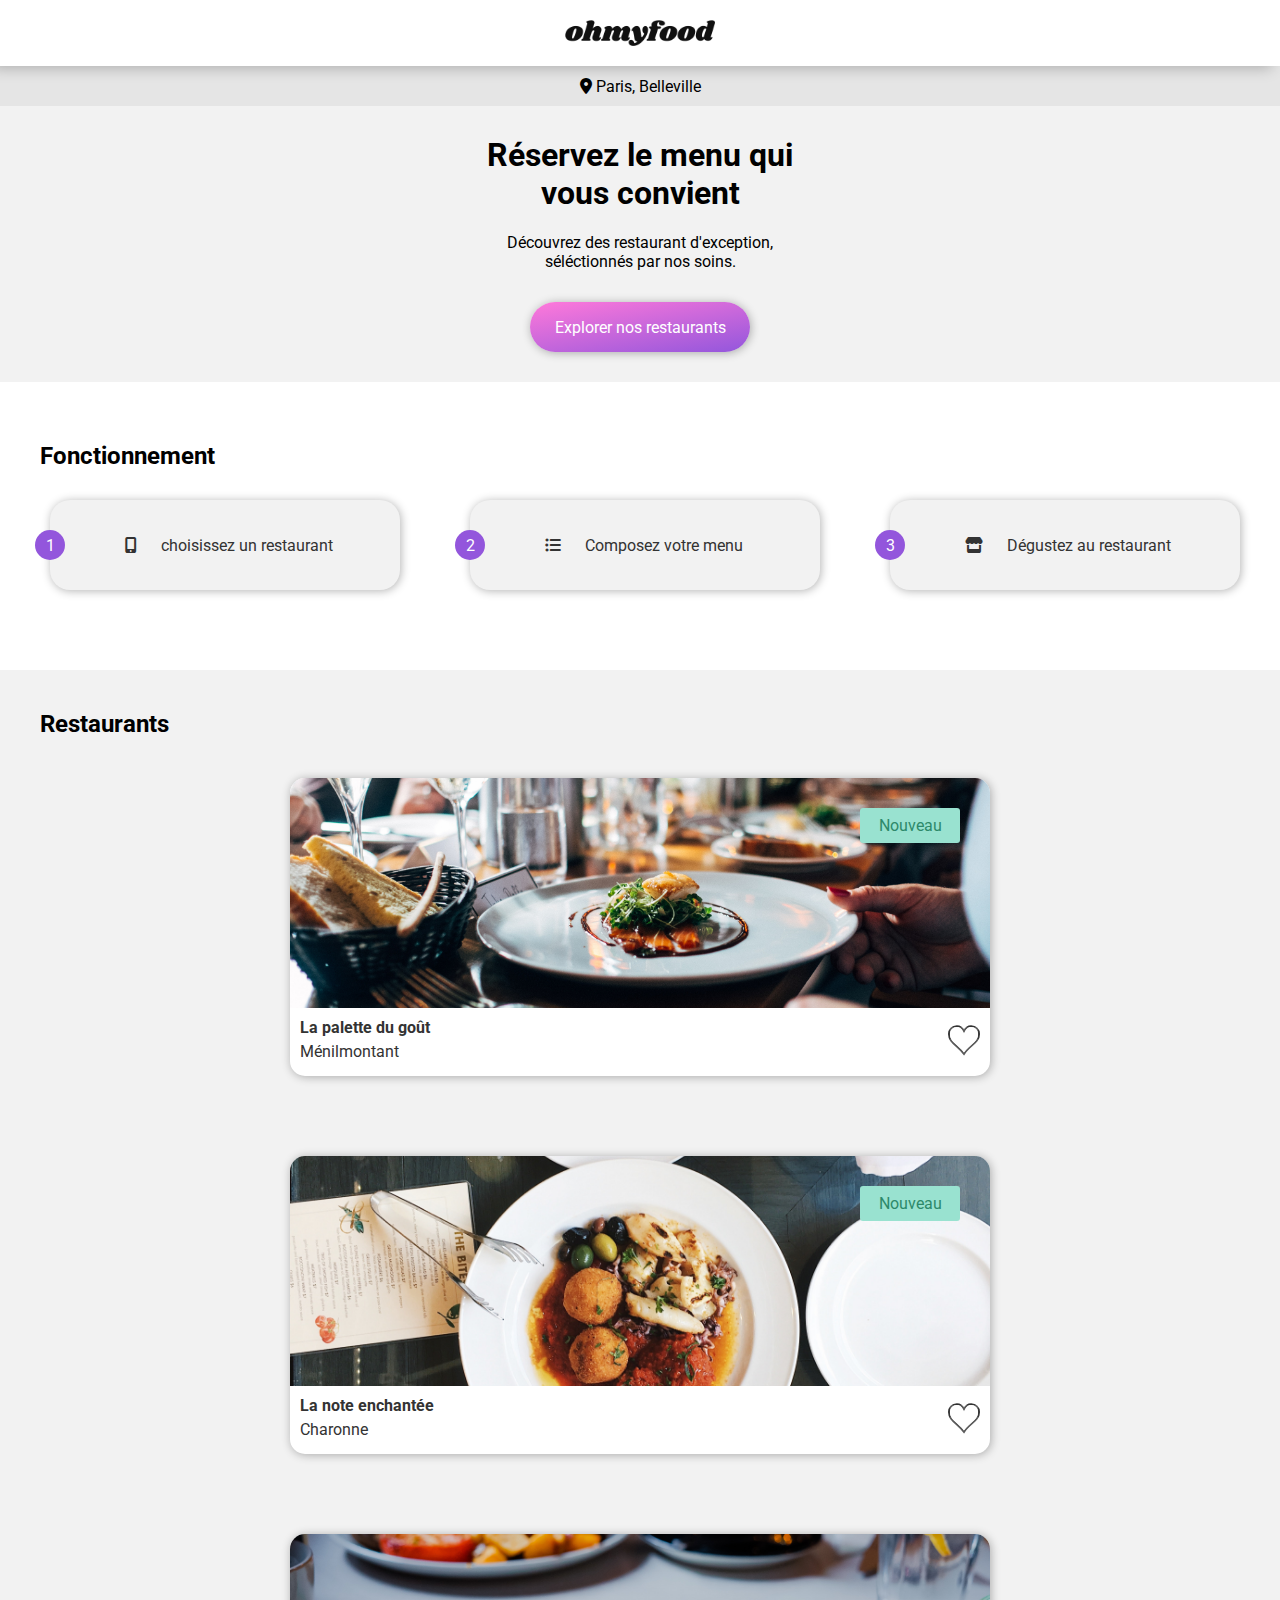
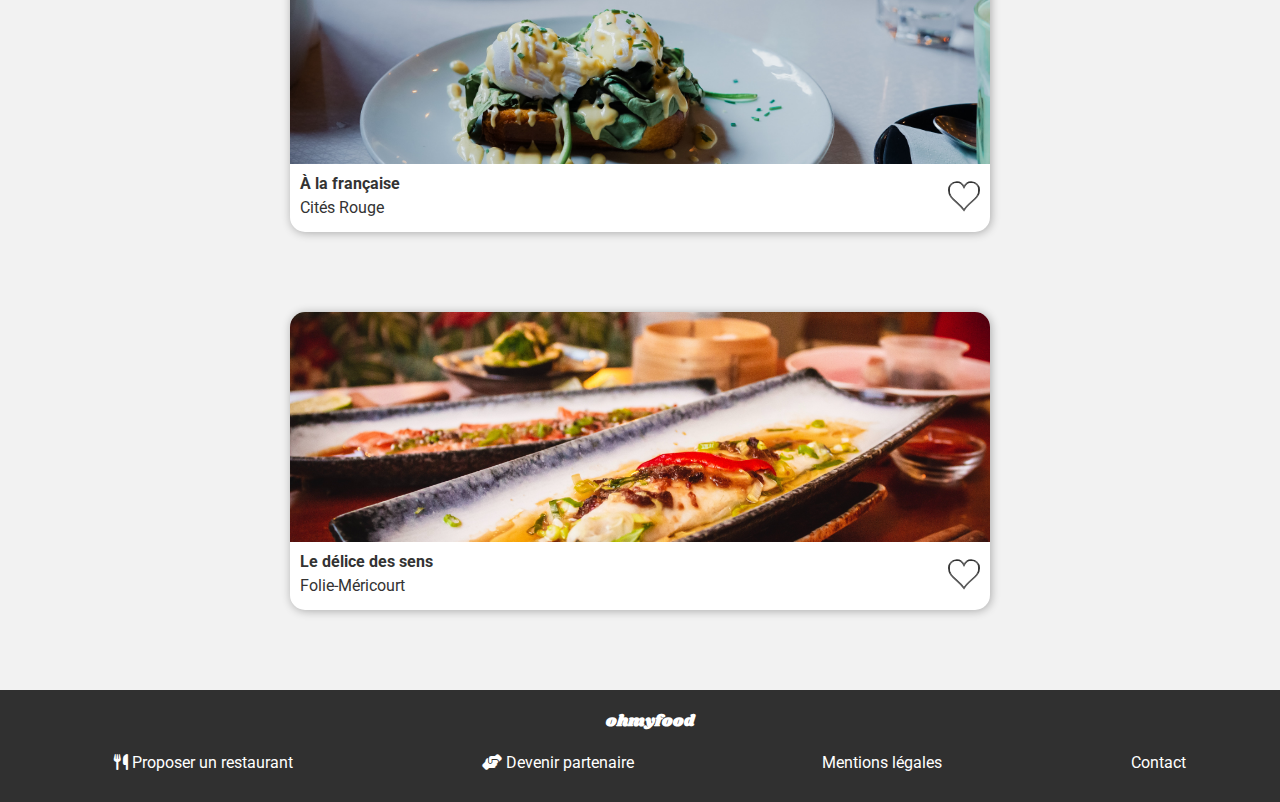
<file: index.html>
<!DOCTYPE html>
<html lang="fr">
    <head>
        <meta charset="utf-8"/>
        <meta name="viewport" content="width=device-width, initial-scale=1">
        <link rel="preconnect" href="https://fonts.googleapis.com">
        <link rel="preconnect" href="https://fonts.gstatic.com" crossorigin>
        <link href="https://fonts.googleapis.com/css2?family=Roboto:wght@100;300;400;500;700&display=swap" rel="stylesheet">
        <link rel="preconnect" href="https://fonts.googleapis.com">
        <link rel="preconnect" href="https://fonts.gstatic.com" crossorigin>
        <link href="https://fonts.googleapis.com/css2?family=Shrikhand&display=swap" rel="stylesheet">
        <link rel="stylesheet" href="https://cdnjs.cloudflare.com/ajax/libs/font-awesome/6.1.1/css/all.min.css"/>
        <link rel="stylesheet" href="css/style.css"/>
        <title>Accueil</title>
    </head>

    <body>
        <div class="loading">
            <i class="fa-solid fa-spinner"></i>
        </div>
        <header>
            <div class="logo">
                <img src="image/logo/ohmyfood.png" alt="logo oh my food">
            </div>
            <div class="gps">
                <div class="icon-gps">
                    
                </div>
                <span>
                    <i class="fa-solid fa-location-dot"></i>
                    Paris, Belleville
                </span>
            </div>
        </header>
        <main>
            <div class="text-main">
                <h1>
                    Réservez le menu qui vous convient
                </h1>
                <p>
                    Découvrez des restaurant d'exception, séléctionnés par nos soins.
                </p>
                <a href="#">
                    <div class="button">
                        <span>
                            Explorer nos restaurants
                        </span>
                    </div>
                </a>
            </div>
        </main>
        <nav>
            <div class="fonction">
                <h2>
                    Fonctionnement
                </h2>
                <ul class="list-fonc">
                    <li>
                        <a href="#">
                            <div class="number">
                                <span>
                                    1
                                </span>
                            </div>
                            <span>
                                <i class="fa-solid fa-mobile-screen-button"></i>
                                choisissez un restaurant
                            </span>
                        </a>
                    </li>
                    <li>
                        <a href="#">
                            <div class="number">
                                <span>
                                    2
                                </span>
                            </div>
                            <span>
                                <i class="fa-solid fa-list-ul"></i>
                                Composez votre menu
                            </span>
                        </a>
                    </li>
                    <li>
                        <a href="#">
                            <div class="number">
                                <span>
                                    3
                                </span>
                            </div>
                            <span>
                                <i class="fa-solid fa-store"></i>
                                Dégustez au restaurant
                            </span>
                        </a>
                    </li>
                </ul>
            </div>
            <div class="resto">
                <h2>
                    Restaurants
                </h2>
                <ul class="list-resto">
                    <li>
                        <a href="menu-palette.html">
                            <span class="new">
                                Nouveau
                            </span>
                            <div class="img">
                                <img src="image/restaurants/jay-wennington-N_Y88TWmGwA-unsplash.jpg" alt="photo du retestaurant la palette du goût"/>
                            </div>
                            <div class="desc">
                                <div class="text-desc">
                                    <strong>La palette du goût</strong>
                                    <span>Ménilmontant</span>
                                </div>
                                <div class="hearts">
                                    <svg class="heart" viewBox="-1 0 34 29.6">
                                        <path d="M23.6,0c-3.4,0-6.3,2.7-7.6,5.6C14.7,2.7,11.8,0,8.4,0C3.8,0,0,3.8,0,8.4c0,9.4,9.5,11.9,16,21.2
                                            c6.1-9.3,16-12.1,16-21.2C32,3.8,28.2,0,23.6,0z"/>
                                        <defs>
                                            <linearGradient id="MyGradient">
                                            <stop offset="0%" stop-color="#E72C83" />
                                            <stop offset="95%" stop-color="#A742C6" />
                                            </linearGradient>
                                        </defs>
                                        <mask id="heart-icon-mask" maskUnits="userSpaceOnUse" x="0" y="0" width="512" height="512">
                                            <path d="M23.6,0c-3.4,0-6.3,2.7-7.6,5.6C14.7,2.7,11.8,0,8.4,0C3.8,0,0,3.8,0,8.4c0,9.4,9.5,11.9,16,21.2
                                            c6.1-9.3,16-12.1,16-21.2C32,3.8,28.2,0,23.6,0z"/>
                                            </mask>
                                        <g mask="url(#heart-icon-mask)">
                                            <rect x="0" y="0" width="32" height="32" fill="white" />
                                            <rect id="heart-gradient" x="0" y="0" width="32" height="32" fill="url(#MyGradient)"/>
                                        </g>
                                    </svg> 
                                </div>
                            </div>
                        </a>
                    </li>
                    <li>
                        <a href="menu-enchante.html">
                            <span class="new">
                                Nouveau
                            </span>
                            <div class="img">
                                <img src="image/restaurants/stil-u2Lp8tXIcjw-unsplash.jpg" alt="photo du retestaurant la note enchantée"/>
                            </div>
                            <div class="desc">
                                <div class="text-desc">
                                    <strong>La note enchantée</strong>
                                    <span>Charonne</span>
                                </div>
                                <div class="hearts">
                                    <svg class="heart" viewBox="-1 0 34 29.6">
                                        <path d="M23.6,0c-3.4,0-6.3,2.7-7.6,5.6C14.7,2.7,11.8,0,8.4,0C3.8,0,0,3.8,0,8.4c0,9.4,9.5,11.9,16,21.2
                                        c6.1-9.3,16-12.1,16-21.2C32,3.8,28.2,0,23.6,0z"/>
                                        <defs>
                                        <linearGradient id="MyGradient1">
                                            <stop offset="0%" stop-color="#E72C83" />
                                            <stop offset="95%" stop-color="#A742C6" />
                                        </linearGradient>
                                        </defs>
                                        <mask id="heart-icon-mask1" maskUnits="userSpaceOnUse" x="0" y="0" width="512" height="512">
                                            <path d="M23.6,0c-3.4,0-6.3,2.7-7.6,5.6C14.7,2.7,11.8,0,8.4,0C3.8,0,0,3.8,0,8.4c0,9.4,9.5,11.9,16,21.2
                                        c6.1-9.3,16-12.1,16-21.2C32,3.8,28.2,0,23.6,0z"/>
                                        </mask>
                                        <g mask="url(#heart-icon-mask1)">
                                        <rect x="0" y="0" width="32" height="32" fill="white" />
                                        <rect id="heart-gradient1" x="0" y="0" width="32" height="32" fill="url(#MyGradient1)"/>
                                        </g>
                                    </svg> 
                                </div>
                            </div>
                        </a>
                    </li>
                    <li>
                        <a href="menu-français.html">
                            <div class="img">
                                <img src="image/restaurants/toa-heftiba-DQKerTsQwi0-unsplash.jpg" alt="photo du retestaurant à la française"/>
                            </div>
                            <div class="desc">
                                <div class="text-desc">
                                    <strong>À la française</strong>
                                    <span>Cités Rouge</span>
                                </div>
                                <div class="hearts">
                                    <svg class="heart" viewBox="-1 0 34 29.6">
                                        <path d="M23.6,0c-3.4,0-6.3,2.7-7.6,5.6C14.7,2.7,11.8,0,8.4,0C3.8,0,0,3.8,0,8.4c0,9.4,9.5,11.9,16,21.2
                                        c6.1-9.3,16-12.1,16-21.2C32,3.8,28.2,0,23.6,0z"/>
                                        <defs>
                                        <linearGradient id="MyGradient2">
                                            <stop offset="0%" stop-color="#E72C83" />
                                            <stop offset="95%" stop-color="#A742C6" />
                                        </linearGradient>
                                        </defs>
                                        <mask id="heart-icon-mask2" maskUnits="userSpaceOnUse" x="0" y="0" width="512" height="512">
                                            <path d="M23.6,0c-3.4,0-6.3,2.7-7.6,5.6C14.7,2.7,11.8,0,8.4,0C3.8,0,0,3.8,0,8.4c0,9.4,9.5,11.9,16,21.2
                                        c6.1-9.3,16-12.1,16-21.2C32,3.8,28.2,0,23.6,0z"/>
                                        </mask>
                                        <g mask="url(#heart-icon-mask2)">
                                        <rect x="0" y="0" width="32" height="32" fill="white" />
                                        <rect id="heart-gradient2" x="0" y="0" width="32" height="32" fill="url(#MyGradient2)"/>
                                        </g>
                                    </svg> 
                                </div>
                            </div>
                        </a>
                    </li>
                    <li>
                        <a href="menu-delice.html">
                            <div class="img">
                                <img src="image/restaurants/louis-hansel-shotsoflouis-qNBGVyOCY8Q-unsplash.jpg" alt="photo du retestaurant le délice des sens"/>
                            </div>
                            <div class="desc">
                                <div class="text-desc">
                                    <strong>Le délice des sens</strong>
                                    <span>Folie-Méricourt</span>
                                </div>
                                <div class="hearts">
                                    <svg class="heart" viewBox="-1 0 34 29.6">
                                        <path d="M23.6,0c-3.4,0-6.3,2.7-7.6,5.6C14.7,2.7,11.8,0,8.4,0C3.8,0,0,3.8,0,8.4c0,9.4,9.5,11.9,16,21.2
                                        c6.1-9.3,16-12.1,16-21.2C32,3.8,28.2,0,23.6,0z"/>
                                        <defs>
                                        <linearGradient id="MyGradient3">
                                            <stop offset="0%" stop-color="#E72C83" />
                                            <stop offset="95%" stop-color="#A742C6" />
                                        </linearGradient>
                                        </defs>
                                        <mask id="heart-icon-mask3" maskUnits="userSpaceOnUse" x="0" y="0" width="512" height="512">
                                            <path d="M23.6,0c-3.4,0-6.3,2.7-7.6,5.6C14.7,2.7,11.8,0,8.4,0C3.8,0,0,3.8,0,8.4c0,9.4,9.5,11.9,16,21.2
                                        c6.1-9.3,16-12.1,16-21.2C32,3.8,28.2,0,23.6,0z"/>
                                        </mask>
                                        <g mask="url(#heart-icon-mask3)">
                                        <rect x="0" y="0" width="32" height="32" fill="white" />
                                        <rect id="heart-gradient3" x="0" y="0" width="32" height="32" fill="url(#MyGradient3)"/>
                                        </g>
                                    </svg> 
                                </div>
                            </div>
                        </a>
                    </li>
                </ul>
            </div>
        </nav>
        <footer>
            <div class="logo-2">
                <h4>
                    ohmyfood
                </h4>
            </div>
            <ul>
                <li>
                    <a href="#">
                        <i class="fa-solid fa-utensils"></i>
                        Proposer un restaurant
                    </a>
                </li>
                <li>
                    <a href="#">
                        <i class="fa-solid fa-handshake-angle"></i>
                        Devenir partenaire
                    </a>
                </li>
                <li>
                    <a href="#">
                        Mentions légales
                    </a>
                </li>
                <li>
                    <a href="mailto:ohmyfood@hotmail.com">
                        Contact
                    </a>
                </li>
            </ul>
        </footer>
    </body>
</html>
</file>
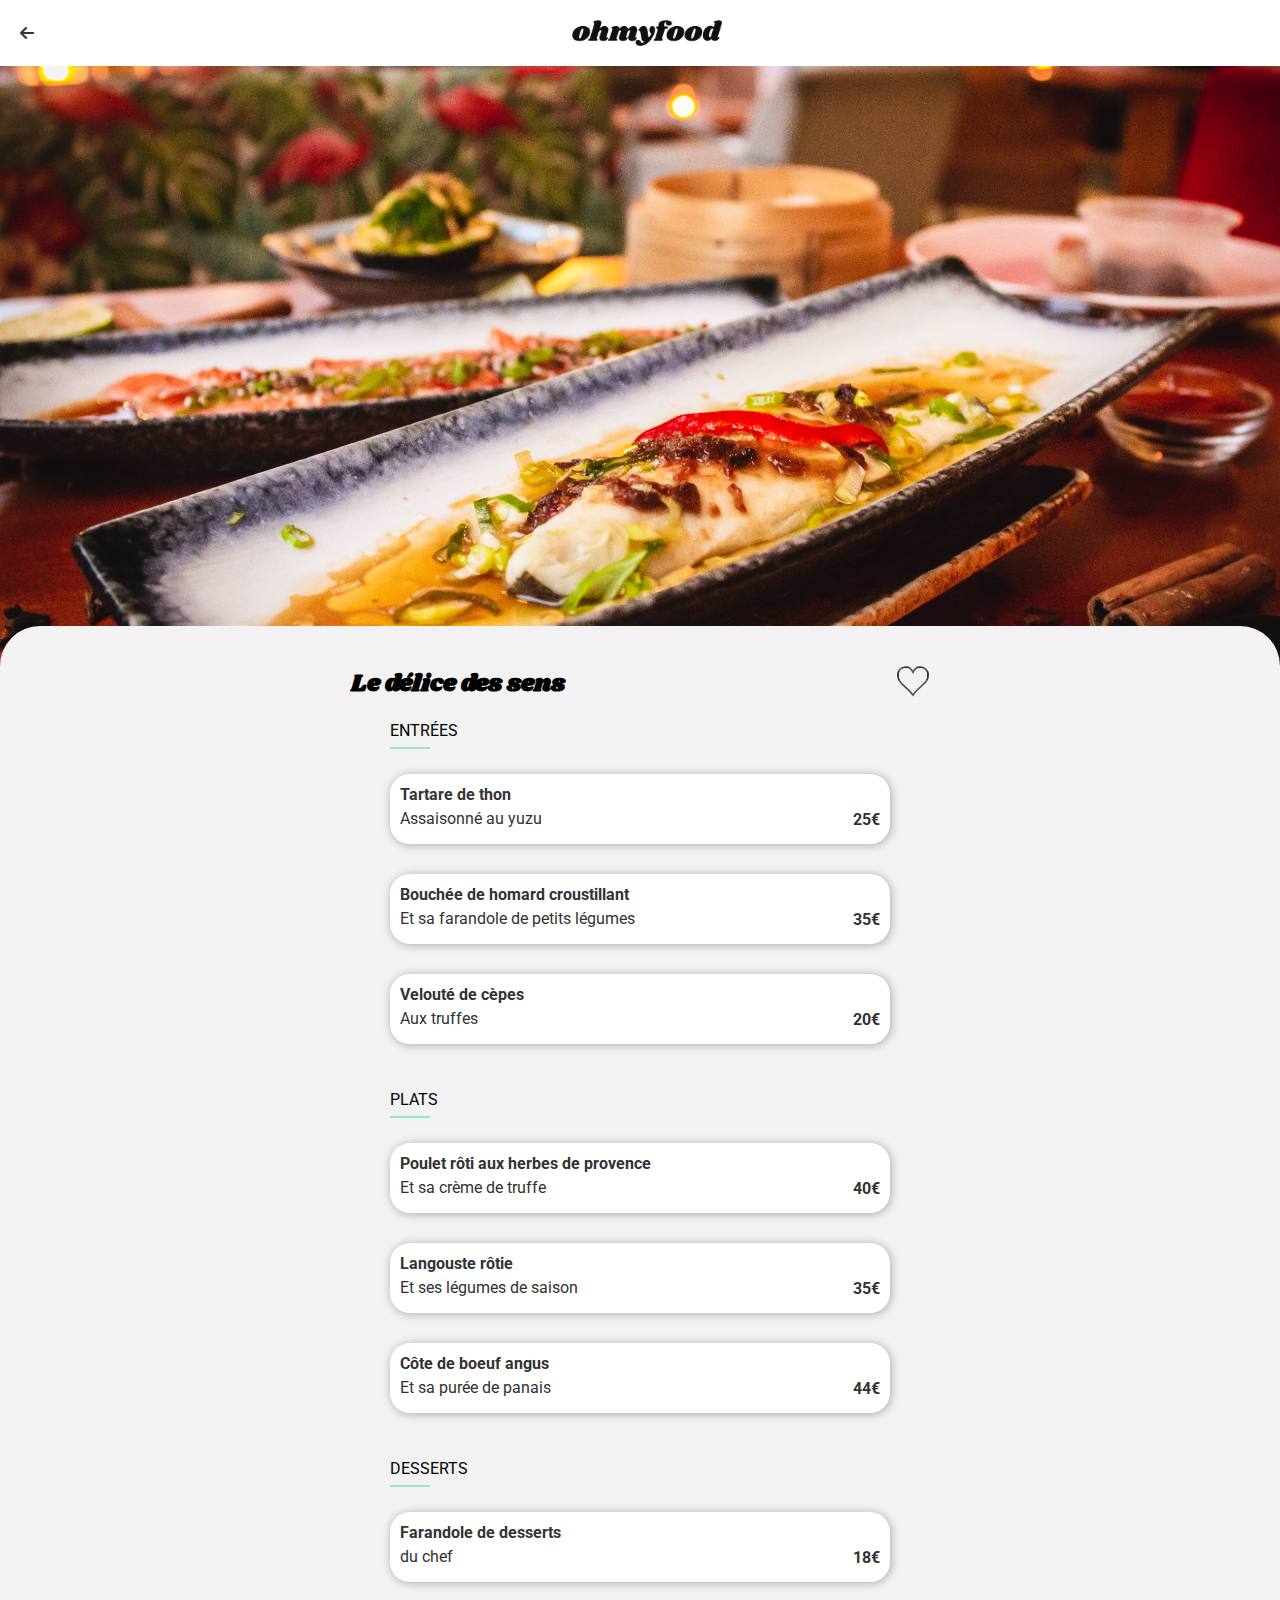
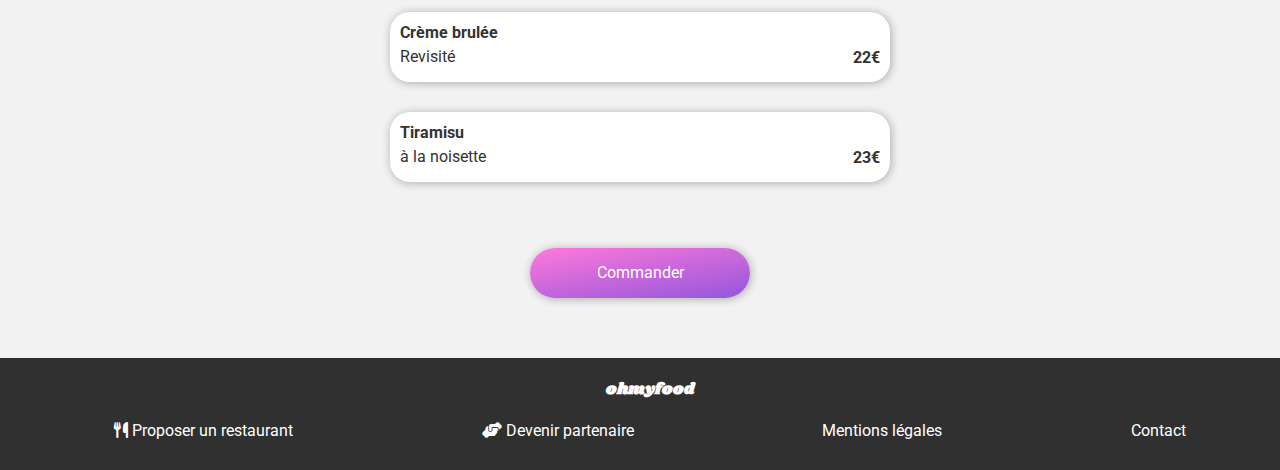
<file: menu-delice.html>
<!DOCTYPE html>
<html lang="fr">
    <head>
        <meta charset="utf-8"/>
        <meta name="viewport" content="width=device-width, initial-scale=1">
        <link rel="preconnect" href="https://fonts.googleapis.com">
        <link rel="preconnect" href="https://fonts.gstatic.com" crossorigin>
        <link href="https://fonts.googleapis.com/css2?family=Roboto:wght@100;300;400;500;700&display=swap" rel="stylesheet">
        <link rel="preconnect" href="https://fonts.googleapis.com">
        <link rel="preconnect" href="https://fonts.gstatic.com" crossorigin>
        <link href="https://fonts.googleapis.com/css2?family=Shrikhand&display=swap" rel="stylesheet">
        <link rel="stylesheet" href="https://cdnjs.cloudflare.com/ajax/libs/font-awesome/6.1.1/css/all.min.css"/>
        <link rel="stylesheet" href="css/style.css"/>
        <title>Le délice des sens</title>
    </head>

    <header>
        <div class="logo">
            <div class="back">
                <a href="index.html">
                    <i class="fa-solid fa-arrow-left"></i>
                </a>
            </div>
            <img src="image/logo/ohmyfood.png" alt="logo oh my food">
        </div>
        <div class="banner">
            <img src="image/restaurants/louis-hansel-shotsoflouis-qNBGVyOCY8Q-unsplash.jpg" alt="photo à la française">
        </div>
    </header>
    
    <main class="annexe">
        <div class="list">
            <div class="title-menu">
                <h2>
                    Le délice des sens
                </h2>
                <div class="hearts">
                    <svg class="heart" viewBox="-1 0 34 29.6">
                        <path d="M23.6,0c-3.4,0-6.3,2.7-7.6,5.6C14.7,2.7,11.8,0,8.4,0C3.8,0,0,3.8,0,8.4c0,9.4,9.5,11.9,16,21.2
                        c6.1-9.3,16-12.1,16-21.2C32,3.8,28.2,0,23.6,0z"/>
                        <defs>
                        <linearGradient id="MyGradient">
                            <stop offset="0%" stop-color="#E72C83" />
                            <stop offset="95%" stop-color="#A742C6" />
                        </linearGradient>
                        </defs>
                        <mask id="heart-icon-mask" maskUnits="userSpaceOnUse" x="0" y="0" width="512" height="512">
                            <path d="M23.6,0c-3.4,0-6.3,2.7-7.6,5.6C14.7,2.7,11.8,0,8.4,0C3.8,0,0,3.8,0,8.4c0,9.4,9.5,11.9,16,21.2
                        c6.1-9.3,16-12.1,16-21.2C32,3.8,28.2,0,23.6,0z"/>
                        </mask>
                        <g mask="url(#heart-icon-mask)">
                        <rect x="0" y="0" width="32" height="32" fill="#F2F2F2" />
                        <rect id="heart-gradient" x="0" y="0" width="32" height="32" fill="url(#MyGradient)"/>
                        </g>
                    </svg>
                </div>
            </div>
            <div class="list-choice">
                <span class="title">
                    ENTRÉES
                </span>
                <div class="sous-ligne"></div>
                <ul class="list-entries">
                    <li>
                        <a href="#">
                            <div class="desc">
                                <div class="text-desc">
                                    <strong>Tartare de thon</strong>
                                    <span>Assaisonné au yuzu</span>
                                </div>
                                <div class="price">
                                    <strong>25€</strong>
                                </div>
                            </div>
                            <div class="like">
                                <i class="fa-solid fa-circle-check"></i>
                            </div>
                        </a>
                    </li>
                    <li>
                        <a href="#">
                            <div class="desc">
                                <div class="text-desc">
                                    <strong>Bouchée de homard croustillant</strong>
                                    <span>Et sa farandole de petits légumes</span>
                                </div>
                                <div class="price">
                                    <strong>35€</strong>
                                </div>
                            </div>
                            <div class="like">
                                <i class="fa-solid fa-circle-check"></i>
                            </div>
                        </a>
                    </li>
                    <li>
                        <a href="#">
                            <div class="desc">
                                <div class="text-desc">
                                    <strong>Velouté de cèpes</strong>
                                    <span>Aux truffes</span>
                                </div>
                                <div class="price">
                                    <strong>20€</strong>
                                </div>
                            </div>
                            <div class="like">
                                <i class="fa-solid fa-circle-check"></i>
                            </div>
                        </a>
                    </li>
                </ul>

                <span class="title">
                    PLATS
                </span>
                <div class="sous-ligne"></div>
                <ul class="list-dishes">
                    <li>
                        <a href="#">
                            <div class="desc">
                                <div class="text-desc">
                                    <strong>Poulet rôti aux herbes de provence</strong>
                                    <span>Et sa crème de truffe</span>
                                </div>
                                <div class="price">
                                    <strong>40€</strong>
                                </div>
                            </div>
                            <div class="like">
                                <i class="fa-solid fa-circle-check"></i>
                            </div>
                        </a>
                    </li>
                    <li>
                        <a href="#">
                            <div class="desc">
                                <div class="text-desc">
                                    <strong>Langouste rôtie</strong>
                                    <span>Et ses légumes de saison</span>
                                </div>
                                <div class="price">
                                    <strong>35€</strong>
                                </div>
                            </div>
                            <div class="like">
                                <i class="fa-solid fa-circle-check"></i>
                            </div>
                        </a>
                    </li>
                    <li>
                        <a href="#">
                            <div class="desc">
                                <div class="text-desc">
                                    <strong>Côte de boeuf angus</strong>
                                    <span>Et sa purée de panais</span>
                                </div>
                                <div class="price">
                                    <strong>44€</strong>
                                </div>
                            </div>
                            <div class="like">
                                <i class="fa-solid fa-circle-check"></i>
                            </div>
                        </a>
                    </li>
                </ul>

                <span class="title">
                    DESSERTS
                </span>
                <div class="sous-ligne"></div>
                <ul class="list-desserts">
                    <li>
                        <a href="#">
                            <div class="desc">
                                <div class="text-desc">
                                    <strong>Farandole de desserts</strong>
                                    <span>du chef</span>
                                </div>
                                <div class="price">
                                    <strong>18€</strong>
                                </div>
                            </div>
                            <div class="like">
                                <i class="fa-solid fa-circle-check"></i>
                            </div>
                        </a>
                    </li>
                    <li>
                        <a href="#">
                            <div class="desc">
                                <div class="text-desc">
                                    <strong>Crème brulée</strong>
                                    <span>Revisité</span>
                                </div>
                                <div class="price">
                                    <strong>22€</strong>
                                </div>
                            </div>
                            <div class="like">
                                <i class="fa-solid fa-circle-check"></i>
                            </div>
                        </a>
                    </li>
                    <li>
                        <a href="#">
                            <div class="desc">
                                <div class="text-desc">
                                    <strong>Tiramisu</strong>
                                    <span>à la noisette</span>
                                </div>
                                <div class="price">
                                    <strong>23€</strong>
                                </div>
                            </div>
                            <div class="like">
                                <i class="fa-solid fa-circle-check"></i>
                            </div>
                        </a>
                    </li>
                </ul>
            </div>
            <div class="command">
                <a href="#">
                    <div class="button">
                        <span>
                            Commander
                        </span>
                    </div>
                </a>
            </div>
        </div>
    </main>

    <footer>
        <div class="logo-2">
            <h4>
                ohmyfood
            </h4>
        </div>
        <ul>
            <li>
                <a href="#">
                    <i class="fa-solid fa-utensils"></i>
                    Proposer un restaurant
                </a>
            </li>
            <li>
                <a href="#">
                    <i class="fa-solid fa-handshake-angle"></i>
                    Devenir partenaire
                </a>
            </li>
            <li>
                <a href="#">
                    Mentions légales
                </a>
            </li>
            <li>
                <a href="mailto:ohmyfood@hotmail.com">
                    Contact
                </a>
            </li>
        </ul>
    </footer>
</file>
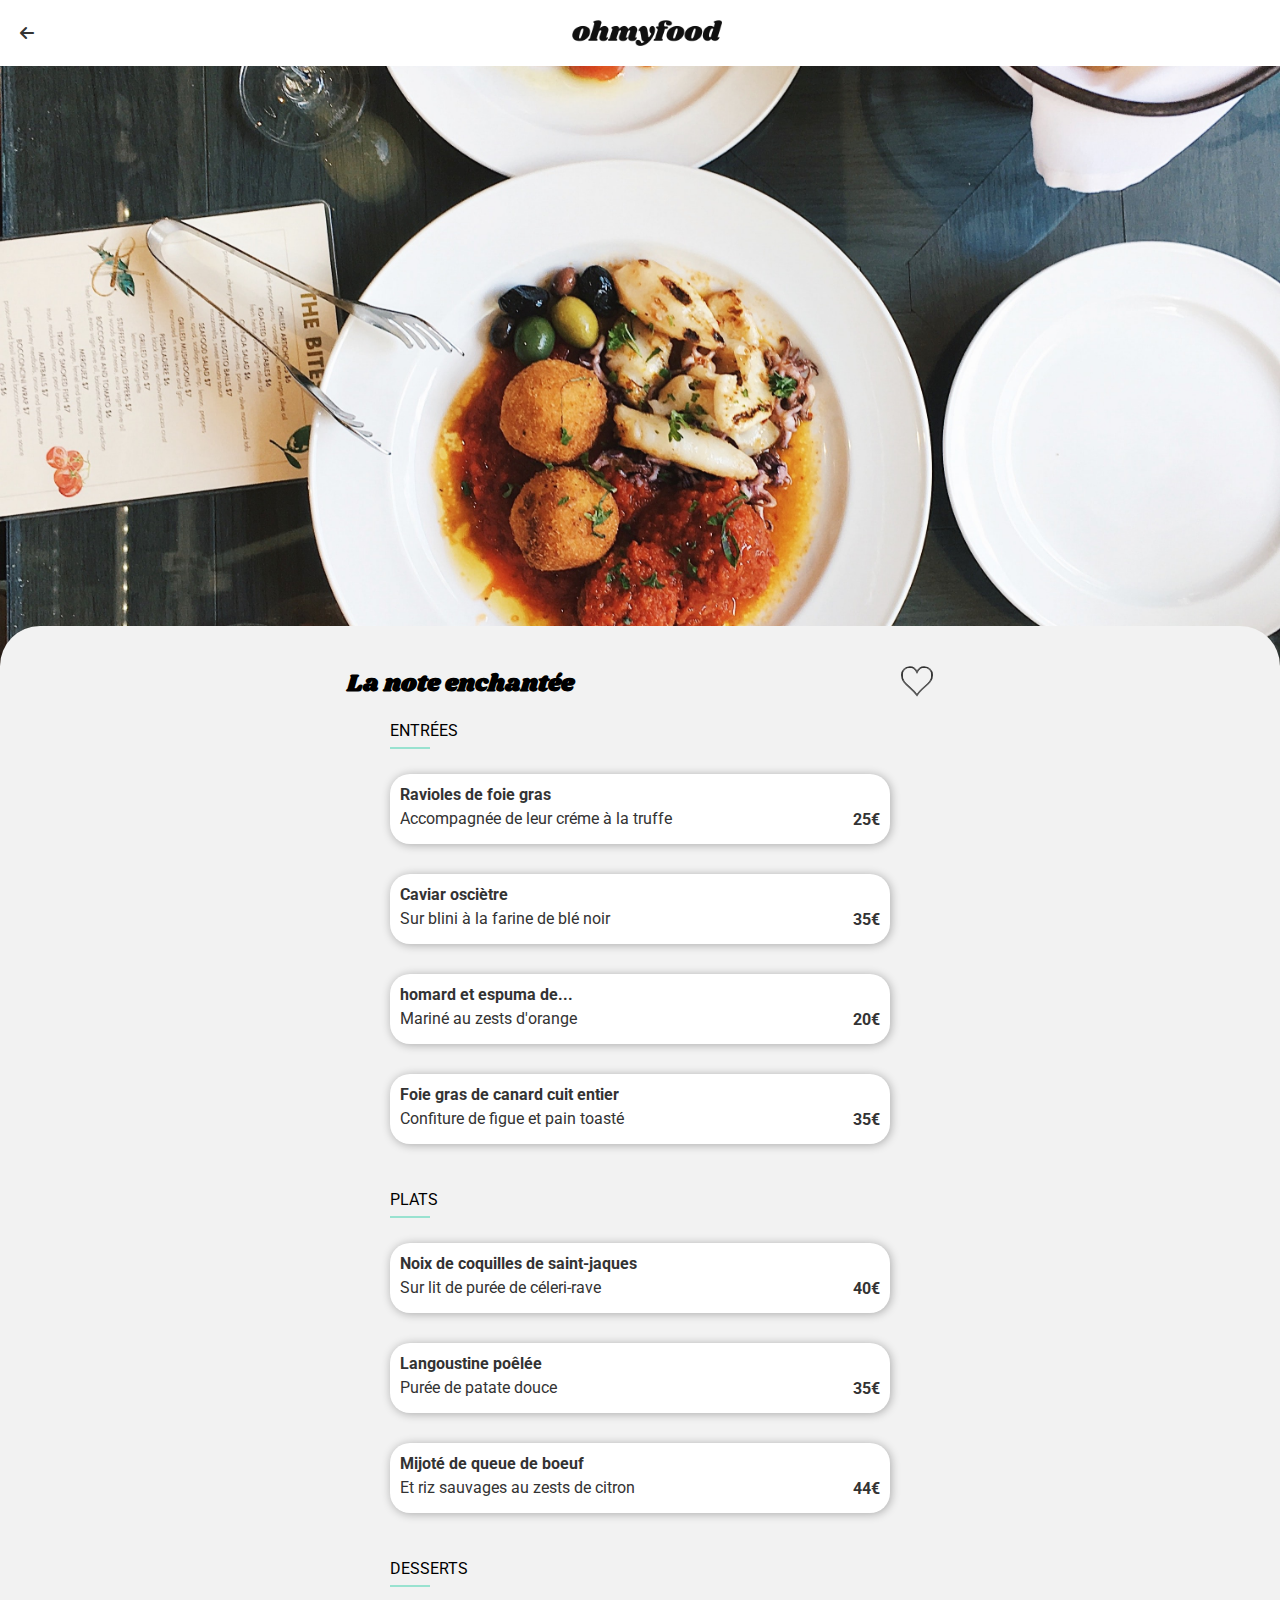
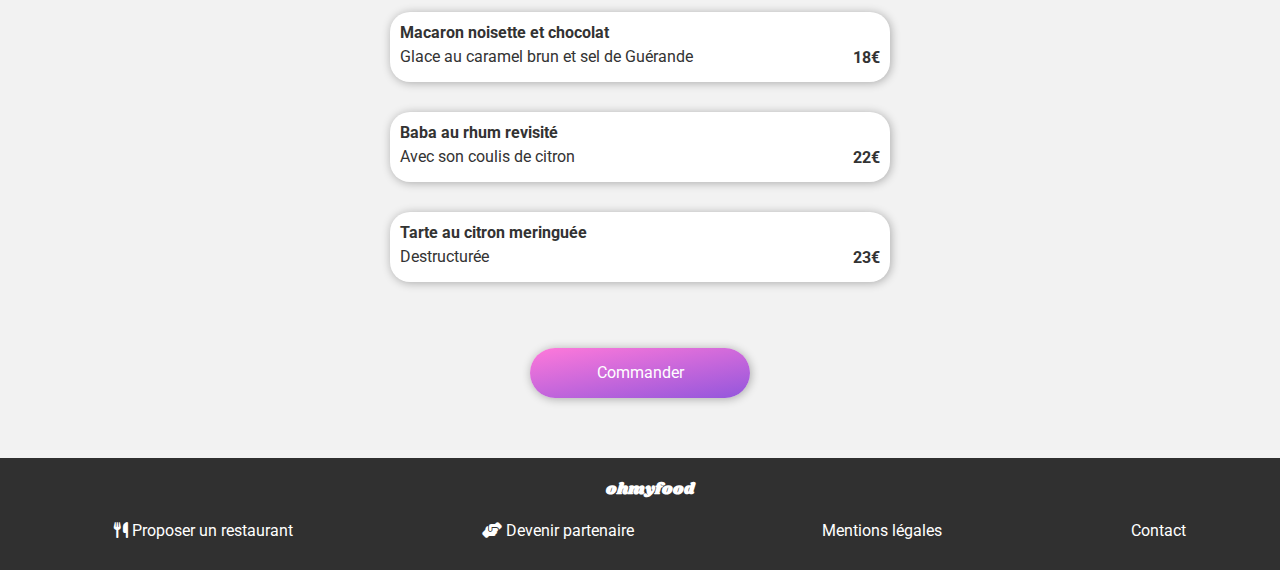
<file: menu-enchante.html>
<!DOCTYPE html>
<html lang="fr">
    <head>
        <meta charset="utf-8"/>
        <meta name="viewport" content="width=device-width, initial-scale=1">
        <link rel="preconnect" href="https://fonts.googleapis.com">
        <link rel="preconnect" href="https://fonts.gstatic.com" crossorigin>
        <link href="https://fonts.googleapis.com/css2?family=Roboto:wght@100;300;400;500;700&display=swap" rel="stylesheet">
        <link rel="preconnect" href="https://fonts.googleapis.com">
        <link rel="preconnect" href="https://fonts.gstatic.com" crossorigin>
        <link href="https://fonts.googleapis.com/css2?family=Shrikhand&display=swap" rel="stylesheet">
        <link rel="stylesheet" href="https://cdnjs.cloudflare.com/ajax/libs/font-awesome/6.1.1/css/all.min.css"/>
        <link rel="stylesheet" href="css/style.css"/>
        <title>La note enchantée</title>
    </head>

    <header>
        <div class="logo">
            <div class="back">
                <a href="index.html">
                    <i class="fa-solid fa-arrow-left"></i>
                </a>
            </div>
            <img src="image/logo/ohmyfood.png" alt="logo oh my food">
        </div>
        <div class="banner">
            <img src="image/restaurants/stil-u2Lp8tXIcjw-unsplash.jpg" alt="photo à la française">
        </div>
    </header>
    
    <main class="annexe">
        <div class="list">
            <div class="title-menu">
                <h2>
                    La note enchantée
                </h2>
                <div class="hearts">
                    <svg class="heart" viewBox="-1 0 34 29.6">
                        <path d="M23.6,0c-3.4,0-6.3,2.7-7.6,5.6C14.7,2.7,11.8,0,8.4,0C3.8,0,0,3.8,0,8.4c0,9.4,9.5,11.9,16,21.2
                        c6.1-9.3,16-12.1,16-21.2C32,3.8,28.2,0,23.6,0z"/>
                        <defs>
                        <linearGradient id="MyGradient">
                            <stop offset="0%" stop-color="#E72C83" />
                            <stop offset="95%" stop-color="#A742C6" />
                        </linearGradient>
                        </defs>
                        <mask id="heart-icon-mask" maskUnits="userSpaceOnUse" x="0" y="0" width="512" height="512">
                            <path d="M23.6,0c-3.4,0-6.3,2.7-7.6,5.6C14.7,2.7,11.8,0,8.4,0C3.8,0,0,3.8,0,8.4c0,9.4,9.5,11.9,16,21.2
                        c6.1-9.3,16-12.1,16-21.2C32,3.8,28.2,0,23.6,0z"/>
                        </mask>
                        <g mask="url(#heart-icon-mask)">
                        <rect x="0" y="0" width="32" height="32" fill="#F2F2F2" />
                        <rect id="heart-gradient" x="0" y="0" width="32" height="32" fill="url(#MyGradient)"/>
                        </g>
                    </svg>
                </div>
            </div>
            <div class="list-choice">
                <span class="title">
                    ENTRÉES
                </span>
                <div class="sous-ligne"></div>
                <ul class="list-entries">
                    <li>
                        <a href="#">
                            <div class="desc">
                                <div class="text-desc">
                                    <strong>Ravioles de foie gras</strong>
                                    <span>Accompagnée de leur créme à la truffe</span>
                                </div>
                                <div class="price">
                                    <strong>25€</strong>
                                </div>
                            </div>
                            <div class="like">
                                <i class="fa-solid fa-circle-check"></i>
                            </div>
                        </a>
                    </li>
                    <li>
                        <a href="#">
                            <div class="desc">
                                <div class="text-desc">
                                    <strong>Caviar osciètre</strong>
                                    <span>Sur blini à la farine de blé noir</span>
                                </div>
                                <div class="price">
                                    <strong>35€</strong>
                                </div>
                            </div>
                            <div class="like">
                                <i class="fa-solid fa-circle-check"></i>
                            </div>
                        </a>
                    </li>
                    <li>
                        <a href="#">
                            <div class="desc">
                                <div class="text-desc">
                                    <strong>homard et espuma de...</strong>
                                    <span>Mariné au zests d'orange</span>
                                </div>
                                <div class="price">
                                    <strong>20€</strong>
                                </div>
                            </div>
                            <div class="like">
                                <i class="fa-solid fa-circle-check"></i>
                            </div>
                        </a>
                    </li>
                    <li>
                        <a href="#">
                            <div class="desc">
                                <div class="text-desc">
                                    <strong>Foie gras de canard cuit entier</strong>
                                    <span>Confiture de figue et pain toasté</span>
                                </div>
                                <div class="price">
                                    <strong>35€</strong>
                                </div>
                            </div>
                            <div class="like">
                                <i class="fa-solid fa-circle-check"></i>
                            </div>
                        </a>
                    </li>
                </ul>

                <span class="title">
                    PLATS
                </span>
                <div class="sous-ligne"></div>
                <ul class="list-dishes">
                    <li>
                        <a href="#">
                            <div class="desc">
                                <div class="text-desc">
                                    <strong>Noix de coquilles de saint-jaques</strong>
                                    <span>Sur lit de purée de céleri-rave</span>
                                </div>
                                <div class="price">
                                    <strong>40€</strong>
                                </div>
                            </div>
                            <div class="like">
                                <i class="fa-solid fa-circle-check"></i>
                            </div>
                        </a>
                    </li>
                    <li>
                        <a href="#">
                            <div class="desc">
                                <div class="text-desc">
                                    <strong>Langoustine poêlée</strong>
                                    <span>Purée de patate douce</span>
                                </div>
                                <div class="price">
                                    <strong>35€</strong>
                                </div>
                            </div>
                            <div class="like">
                                <i class="fa-solid fa-circle-check"></i>
                            </div>
                        </a>
                    </li>
                    <li>
                        <a href="#">
                            <div class="desc">
                                <div class="text-desc">
                                    <strong>Mijoté de queue de boeuf</strong>
                                    <span>Et riz sauvages au zests de citron</span>
                                </div>
                                <div class="price">
                                    <strong>44€</strong>
                                </div>
                            </div>
                            <div class="like">
                                <i class="fa-solid fa-circle-check"></i>
                            </div>
                        </a>
                    </li>
                </ul>

                <span class="title">
                    DESSERTS
                </span>
                <div class="sous-ligne"></div>
                <ul class="list-desserts">
                    <li>
                        <a href="#">
                            <div class="desc">
                                <div class="text-desc">
                                    <strong>Macaron noisette et chocolat</strong>
                                    <span>Glace au caramel brun et sel de Guérande</span>
                                </div>
                                <div class="price">
                                    <strong>18€</strong>
                                </div>
                            </div>
                            <div class="like">
                                <i class="fa-solid fa-circle-check"></i>
                            </div>
                        </a>
                    </li>
                    <li>
                        <a href="#">
                            <div class="desc">
                                <div class="text-desc">
                                    <strong>Baba au rhum revisité</strong>
                                    <span>Avec son coulis de citron</span>
                                </div>
                                <div class="price">
                                    <strong>22€</strong>
                                </div>
                            </div>
                            <div class="like">
                                <i class="fa-solid fa-circle-check"></i>
                            </div>
                        </a>
                    </li>
                    <li>
                        <a href="#">
                            <div class="desc">
                                <div class="text-desc">
                                    <strong>Tarte au citron meringuée</strong>
                                    <span>Destructurée</span>
                                </div>
                                <div class="price">
                                    <strong>23€</strong>
                                </div>
                            </div>
                            <div class="like">
                                <i class="fa-solid fa-circle-check"></i>
                            </div>
                        </a>
                    </li>
                </ul>
            </div>
            <div class="command">
                <a href="#">
                    <div class="button">
                        <span>
                            Commander
                        </span>
                    </div>
                </a>
            </div>
        </div>
    </main>

    <footer>
        <div class="logo-2">
            <h4>
                ohmyfood
            </h4>
        </div>
        <ul>
            <li>
                <a href="#">
                    <i class="fa-solid fa-utensils"></i>
                    Proposer un restaurant
                </a>
            </li>
            <li>
                <a href="#">
                    <i class="fa-solid fa-handshake-angle"></i>
                    Devenir partenaire
                </a>
            </li>
            <li>
                <a href="#">
                    Mentions légales
                </a>
            </li>
            <li>
                <a href="mailto:ohmyfood@hotmail.com">
                    Contact
                </a>
            </li>
        </ul>
    </footer>
</file>
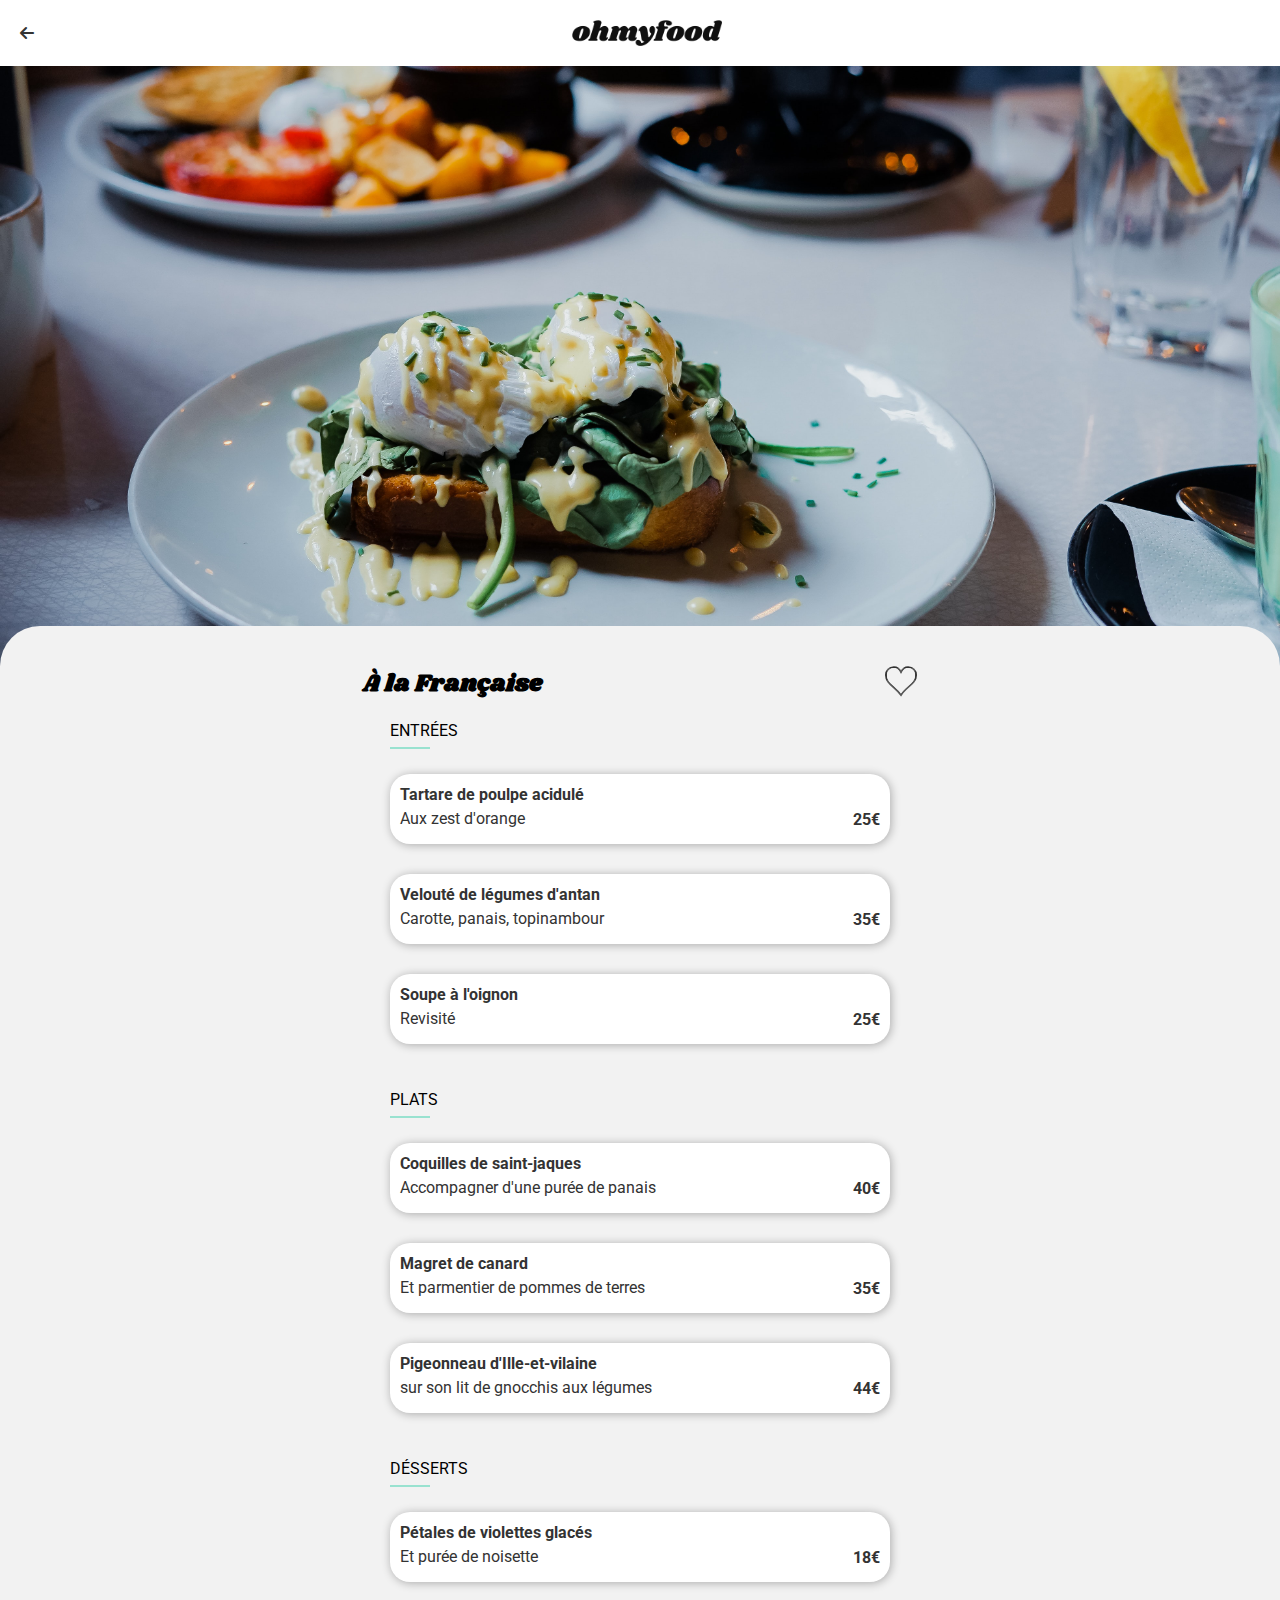
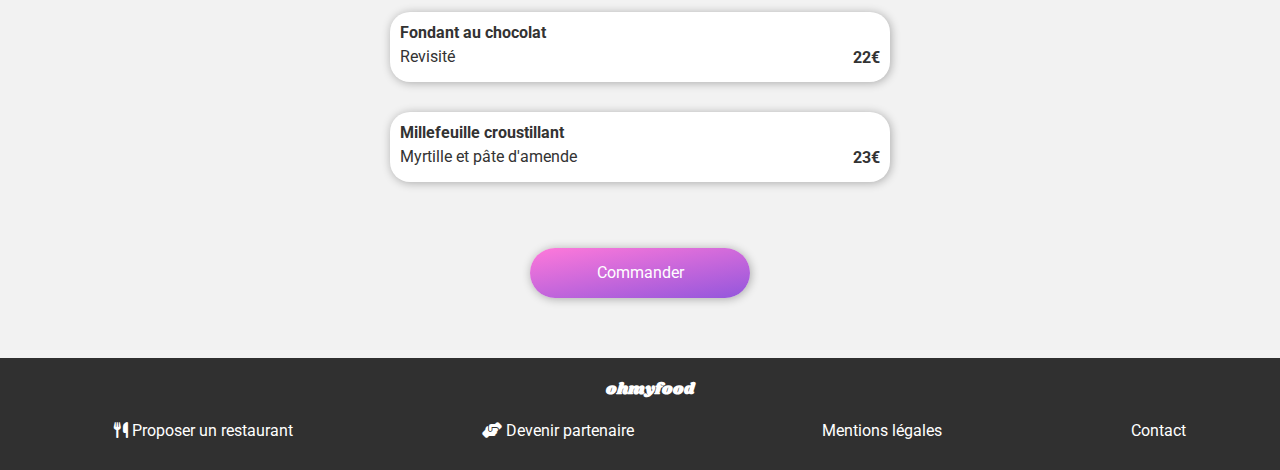
<file: menu-français.html>
<!DOCTYPE html>
<html lang="fr">
    <head>
        <meta charset="utf-8"/>
        <meta name="viewport" content="width=device-width, initial-scale=1">
        <link rel="preconnect" href="https://fonts.googleapis.com">
        <link rel="preconnect" href="https://fonts.gstatic.com" crossorigin>
        <link href="https://fonts.googleapis.com/css2?family=Roboto:wght@100;300;400;500;700&display=swap" rel="stylesheet">
        <link rel="preconnect" href="https://fonts.googleapis.com">
        <link rel="preconnect" href="https://fonts.gstatic.com" crossorigin>
        <link href="https://fonts.googleapis.com/css2?family=Shrikhand&display=swap" rel="stylesheet">
        <link rel="stylesheet" href="https://cdnjs.cloudflare.com/ajax/libs/font-awesome/6.1.1/css/all.min.css"/>
        <link rel="stylesheet" href="css/style.css"/>
        <title>À la française</title>
    </head>

    <header>
        <div class="logo">
            <div class="back">
                <a href="index.html">
                    <i class="fa-solid fa-arrow-left"></i>
                </a>
            </div>
            <img src="image/logo/ohmyfood.png" alt="logo oh my food">
        </div>
        <div class="banner">
            <img src="image/restaurants/toa-heftiba-DQKerTsQwi0-unsplash.jpg" alt="photo à la française">
        </div>
    </header>
    
    <main class="annexe">
        <div class="list">
            <div class="title-menu">
                <h2>
                    À la Française
                </h2>
                <div class="hearts">
                    <svg class="heart" viewBox="-1 0 34 29.6">
                        <path d="M23.6,0c-3.4,0-6.3,2.7-7.6,5.6C14.7,2.7,11.8,0,8.4,0C3.8,0,0,3.8,0,8.4c0,9.4,9.5,11.9,16,21.2
                          c6.1-9.3,16-12.1,16-21.2C32,3.8,28.2,0,23.6,0z"/>
                        <defs>
                          <linearGradient id="MyGradient">
                            <stop offset="0%" stop-color="#E72C83" />
                            <stop offset="95%" stop-color="#A742C6" />
                          </linearGradient>
                        </defs>
                        <mask id="heart-icon-mask" maskUnits="userSpaceOnUse" x="0" y="0" width="512" height="512">
                            <path d="M23.6,0c-3.4,0-6.3,2.7-7.6,5.6C14.7,2.7,11.8,0,8.4,0C3.8,0,0,3.8,0,8.4c0,9.4,9.5,11.9,16,21.2
                          c6.1-9.3,16-12.1,16-21.2C32,3.8,28.2,0,23.6,0z"/>
                          </mask>
                        <g mask="url(#heart-icon-mask)">
                          <rect x="0" y="0" width="32" height="32" fill="#F2F2F2" />
                          <rect id="heart-gradient" x="0" y="0" width="32" height="32" fill="url(#MyGradient)"/>
                        </g>
                      </svg> 
                </div>
            </div>
            <div class="list-choice">
                <span class="title">
                    ENTRÉES
                </span>
                <div class="sous-ligne"></div>
                <ul class="list-entries">
                    <li>
                        <a href="#">
                            <div class="desc">
                                <div class="text-desc">
                                    <strong>Tartare de poulpe acidulé</strong>
                                    <span>Aux zest d'orange</span>
                                </div>
                                <div class="price">
                                    <strong>25€</strong>
                                </div>
                            </div>
                            <div class="like">
                                <i class="fa-solid fa-circle-check"></i>
                            </div>
                        </a>
                    </li>
                    <li>
                        <a href="#">
                            <div class="desc">
                                <div class="text-desc">
                                    <strong>Velouté de légumes d'antan</strong>
                                    <span>Carotte, panais, topinambour</span>
                                </div>
                                <div class="price">
                                    <strong>35€</strong>
                                </div>
                            </div>
                            <div class="like">
                                <i class="fa-solid fa-circle-check"></i>
                            </div>
                        </a>
                    </li>
                    <li>
                        <a href="#">
                            <div class="desc">
                                <div class="text-desc">
                                    <strong>Soupe à l'oignon</strong>
                                    <span>Revisité</span>
                                </div>
                                <div class="price">
                                    <strong>25€</strong>
                                </div>
                            </div>
                            <div class="like">
                                <i class="fa-solid fa-circle-check"></i>
                            </div>
                        </a>
                    </li>
                </ul>

                <span class="title">
                    PLATS
                </span>
                <div class="sous-ligne"></div>
                <ul class="list-dishes">
                    <li>
                        <a href="#">
                            <div class="desc">
                                <div class="text-desc">
                                    <strong>Coquilles de saint-jaques</strong>
                                    <span>Accompagner d'une purée de panais </span>
                                </div>
                                <div class="price">
                                    <strong>40€</strong>
                                </div>
                            </div>
                            <div class="like">
                                <i class="fa-solid fa-circle-check"></i>
                            </div>
                        </a>
                    </li>
                    <li>
                        <a href="#">
                            <div class="desc">
                                <div class="text-desc">
                                    <strong>Magret de canard</strong>
                                    <span>Et parmentier de pommes de terres</span>
                                </div>
                                <div class="price">
                                    <strong>35€</strong>
                                </div>
                            </div>
                            <div class="like">
                                <i class="fa-solid fa-circle-check"></i>
                            </div>
                        </a>
                    </li>
                    <li>
                        <a href="#">
                            <div class="desc">
                                <div class="text-desc">
                                    <strong>Pigeonneau d'Ille-et-vilaine</strong>
                                    <span>sur son lit de gnocchis aux légumes</span>
                                </div>
                                <div class="price">
                                    <strong>44€</strong>
                                </div>
                            </div>
                            <div class="like">
                                <i class="fa-solid fa-circle-check"></i>
                            </div>
                        </a>
                    </li>
                </ul>

                <span class="title">
                    DÉSSERTS
                </span>
                <div class="sous-ligne"></div>
                <ul class="list-desserts">
                    <li>
                        <a href="#">
                            <div class="desc">
                                <div class="text-desc">
                                    <strong>Pétales de violettes glacés</strong>
                                    <span>Et purée de noisette</span>
                                </div>
                                <div class="price">
                                    <strong>18€</strong>
                                </div>
                            </div>
                            <div class="like">
                                <i class="fa-solid fa-circle-check"></i>
                            </div>
                        </a>
                    </li>
                    <li>
                        <a href="#">
                            <div class="desc">
                                <div class="text-desc">
                                    <strong>Fondant au chocolat</strong>
                                    <span>Revisité</span>
                                </div>
                                <div class="price">
                                    <strong>22€</strong>
                                </div>
                            </div>
                            <div class="like">
                                <i class="fa-solid fa-circle-check"></i>
                            </div>
                        </a>
                    </li>
                    <li>
                        <a href="#">
                            <div class="desc">
                                <div class="text-desc">
                                    <strong>Millefeuille croustillant</strong>
                                    <span>Myrtille et pâte d'amende</span>
                                </div>
                                <div class="price">
                                    <strong>23€</strong>
                                </div>
                            </div>
                            <div class="like">
                                <i class="fa-solid fa-circle-check"></i>
                            </div>
                        </a>
                    </li>
                </ul>
            </div>
            <div class="command">
                <a href="#">
                    <div class="button">
                        <span>
                            Commander
                        </span>
                    </div>
                </a>
            </div>
        </div>
    </main>

    <footer>
        <div class="logo-2">
            <h4>
                ohmyfood
            </h4>
        </div>
        <ul>
            <li>
                <a href="#">
                    <i class="fa-solid fa-utensils"></i>
                    Proposer un restaurant
                </a>
            </li>
            <li>
                <a href="#">
                    <i class="fa-solid fa-handshake-angle"></i>
                    Devenir partenaire
                </a>
            </li>
            <li>
                <a href="#">
                    Mentions légales
                </a>
            </li>
            <li>
                <a href="mailto:ohmyfood@hotmail.com">
                    Contact
                </a>
            </li>
        </ul>
    </footer>
</file>
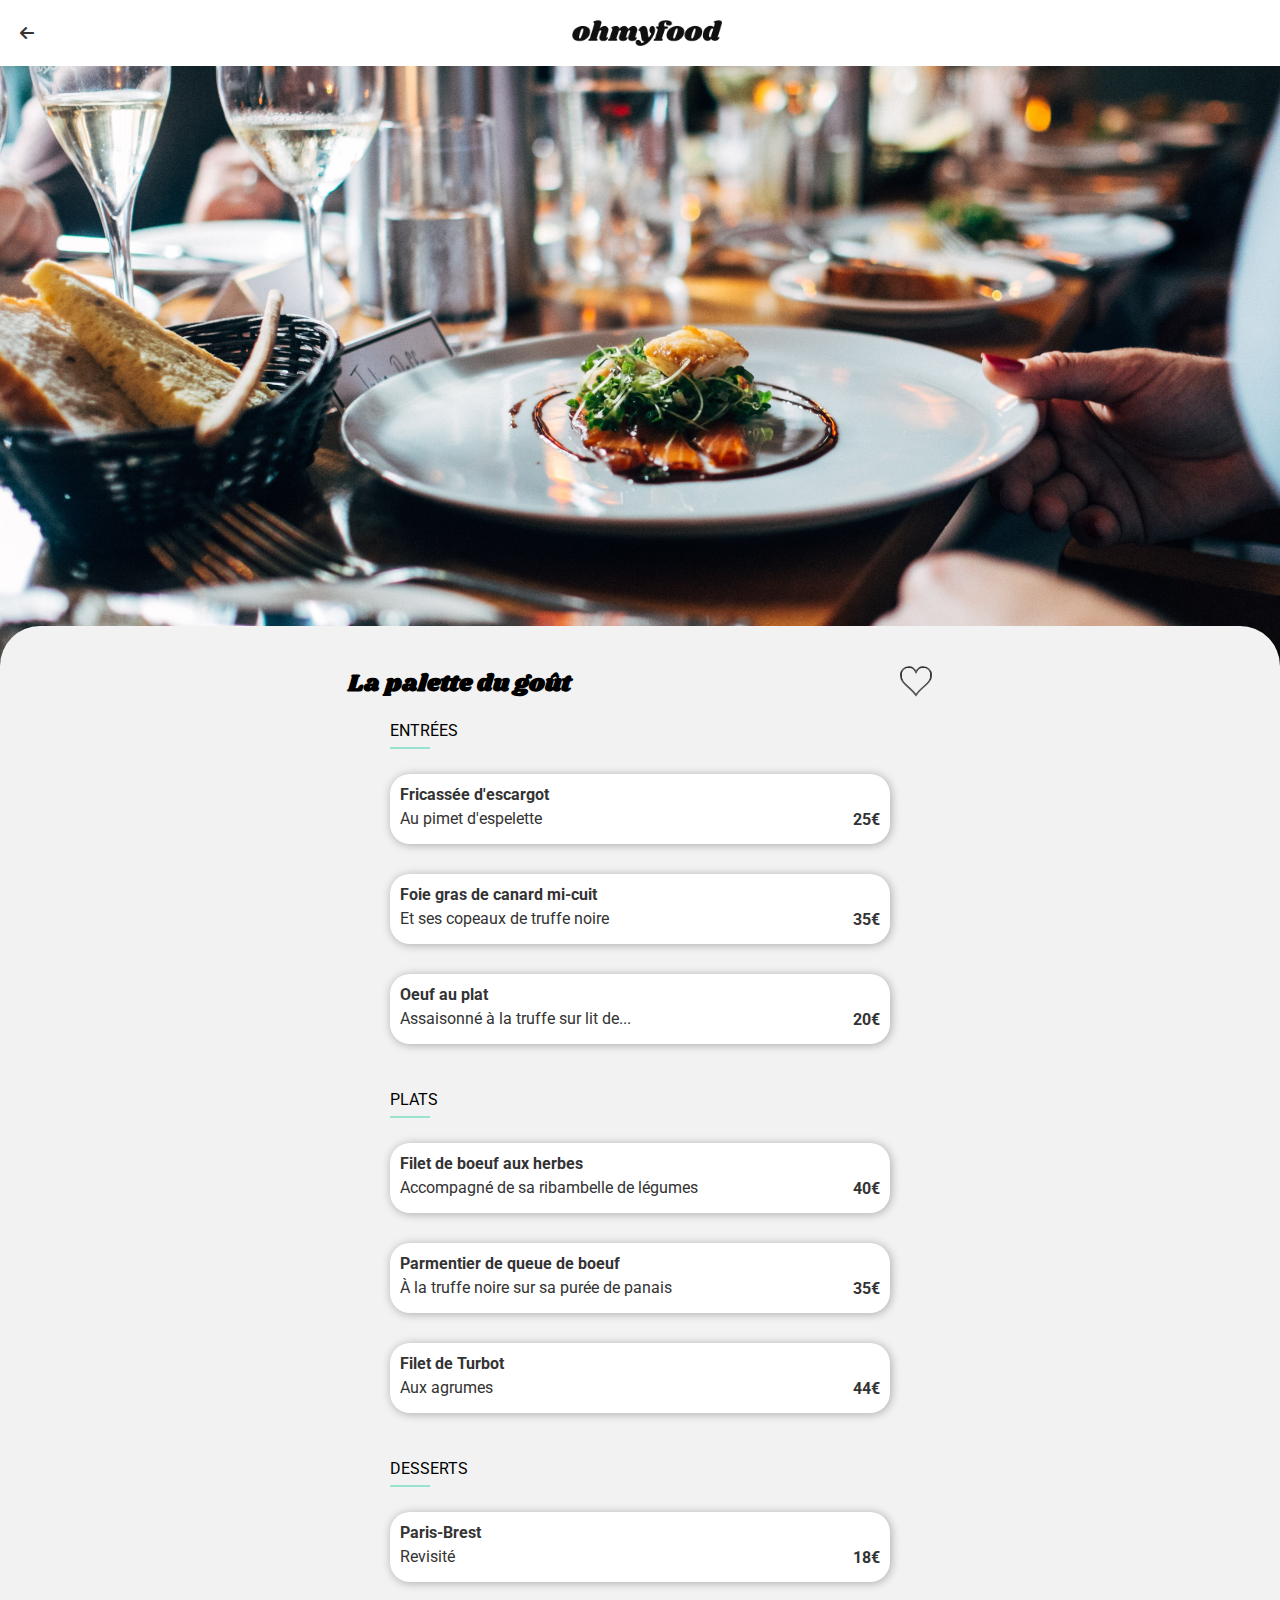
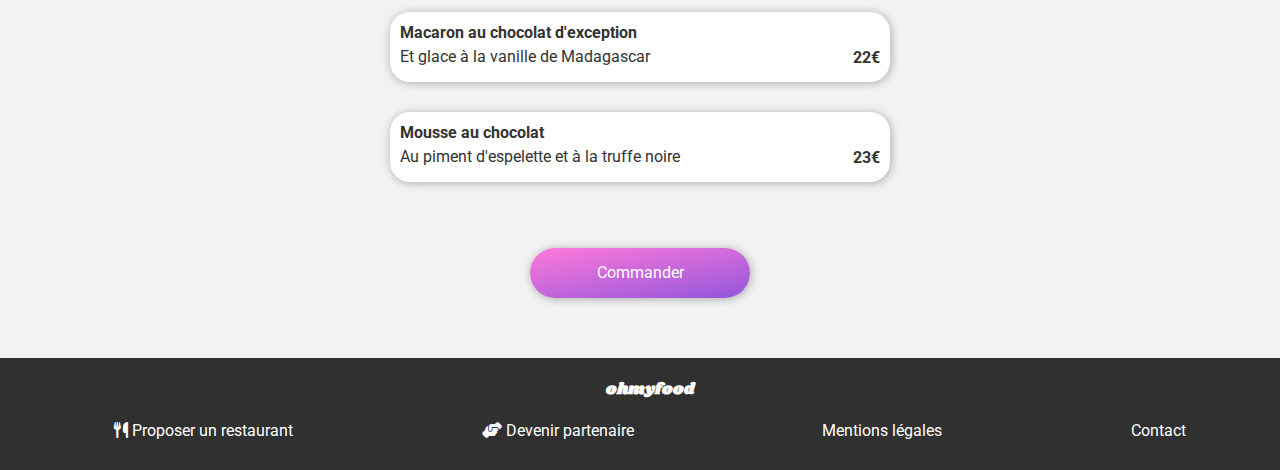
<file: menu-palette.html>
<!DOCTYPE html>
<html lang="fr">
    <head>
        <meta charset="utf-8"/>
        <meta name="viewport" content="width=device-width, initial-scale=1">
        <link rel="preconnect" href="https://fonts.googleapis.com">
        <link rel="preconnect" href="https://fonts.gstatic.com" crossorigin>
        <link href="https://fonts.googleapis.com/css2?family=Roboto:wght@100;300;400;500;700&display=swap" rel="stylesheet">
        <link rel="preconnect" href="https://fonts.googleapis.com">
        <link rel="preconnect" href="https://fonts.gstatic.com" crossorigin>
        <link href="https://fonts.googleapis.com/css2?family=Shrikhand&display=swap" rel="stylesheet">
        <link rel="stylesheet" href="https://cdnjs.cloudflare.com/ajax/libs/font-awesome/6.1.1/css/all.min.css"/>
        <link rel="stylesheet" href="css/style.css"/>
        <title>la palette du goût</title>
    </head>

    <header>
        <div class="logo">
            <div class="back">
                <a href="index.html">
                    <i class="fa-solid fa-arrow-left"></i>
                </a>
            </div>
            <img src="image/logo/ohmyfood.png" alt="logo oh my food">
        </div>
        <div class="banner">
            <img src="image/restaurants/jay-wennington-N_Y88TWmGwA-unsplash.jpg" alt="photo à la française">
        </div>
    </header>
    
    <main class="annexe">
        <div class="list">
            <div class="title-menu">
                <h2>
                    La palette du goût
                </h2>
                <div class="hearts">
                    <svg class="heart" viewBox="-1 0 34 29.6">
                        <path d="M23.6,0c-3.4,0-6.3,2.7-7.6,5.6C14.7,2.7,11.8,0,8.4,0C3.8,0,0,3.8,0,8.4c0,9.4,9.5,11.9,16,21.2
                        c6.1-9.3,16-12.1,16-21.2C32,3.8,28.2,0,23.6,0z"/>
                        <defs>
                        <linearGradient id="MyGradient">
                            <stop offset="0%" stop-color="#E72C83" />
                            <stop offset="95%" stop-color="#A742C6" />
                        </linearGradient>
                        </defs>
                        <mask id="heart-icon-mask" maskUnits="userSpaceOnUse" x="0" y="0" width="512" height="512">
                            <path d="M23.6,0c-3.4,0-6.3,2.7-7.6,5.6C14.7,2.7,11.8,0,8.4,0C3.8,0,0,3.8,0,8.4c0,9.4,9.5,11.9,16,21.2
                        c6.1-9.3,16-12.1,16-21.2C32,3.8,28.2,0,23.6,0z"/>
                        </mask>
                        <g mask="url(#heart-icon-mask)">
                        <rect x="0" y="0" width="32" height="32" fill="#F2F2F2" />
                        <rect id="heart-gradient" x="0" y="0" width="32" height="32" fill="url(#MyGradient)"/>
                        </g>
                    </svg>
                </div>
            </div>
            <div class="list-choice">
                <span class="title">
                    ENTRÉES
                </span>
                <div class="sous-ligne"></div>
                <ul class="list-entries">
                    <li>
                        <a href="#">
                            <div class="desc">
                                <div class="text-desc">
                                    <strong>Fricassée d'escargot</strong>
                                    <span>Au pimet d'espelette</span>
                                </div>
                                <div class="price">
                                    <strong>25€</strong>
                                </div>
                            </div>
                            <div class="like">
                                <i class="fa-solid fa-circle-check"></i>
                            </div>
                        </a>
                    </li>
                    <li>
                        <a href="#">
                            <div class="desc">
                                <div class="text-desc">
                                    <strong>Foie gras de canard mi-cuit</strong>
                                    <span>Et ses copeaux de truffe noire</span>
                                </div>
                                <div class="price">
                                    <strong>35€</strong>
                                </div>
                            </div>
                            <div class="like">
                                <i class="fa-solid fa-circle-check"></i>
                            </div>
                        </a>
                    </li>
                    <li>
                        <a href="#">
                            <div class="desc">
                                <div class="text-desc">
                                    <strong>Oeuf au plat</strong>
                                    <span>Assaisonné à la truffe sur lit de...</span>
                                </div>
                                <div class="price">
                                    <strong>20€</strong>
                                </div>
                            </div>
                            <div class="like">
                                <i class="fa-solid fa-circle-check"></i>
                            </div>
                        </a>
                    </li>
                </ul>

                <span class="title">
                    PLATS
                </span>
                <div class="sous-ligne"></div>
                <ul class="list-dishes">
                    <li>
                        <a href="#">
                            <div class="desc">
                                <div class="text-desc">
                                    <strong>Filet de boeuf aux herbes</strong>
                                    <span>Accompagné de sa ribambelle de légumes </span>
                                </div>
                                <div class="price">
                                    <strong>40€</strong>
                                </div>
                            </div>
                            <div class="like">
                                <i class="fa-solid fa-circle-check"></i>
                            </div>
                        </a>
                    </li>
                    <li>
                        <a href="#">
                            <div class="desc">
                                <div class="text-desc">
                                    <strong>Parmentier de queue de boeuf</strong>
                                    <span>À la truffe noire sur sa purée de panais</span>
                                </div>
                                <div class="price">
                                    <strong>35€</strong>
                                </div>
                            </div>
                            <div class="like">
                                <i class="fa-solid fa-circle-check"></i>
                            </div>
                        </a>
                    </li>
                    <li>
                        <a href="#">
                            <div class="desc">
                                <div class="text-desc">
                                    <strong>Filet de Turbot</strong>
                                    <span>Aux agrumes</span>
                                </div>
                                <div class="price">
                                    <strong>44€</strong>
                                </div>
                            </div>
                            <div class="like">
                                <i class="fa-solid fa-circle-check"></i>
                            </div>
                        </a>
                    </li>
                </ul>

                <span class="title">
                    DESSERTS
                </span>
                <div class="sous-ligne"></div>
                <ul class="list-desserts">
                    <li>
                        <a href="#">
                            <div class="desc">
                                <div class="text-desc">
                                    <strong>Paris-Brest</strong>
                                    <span>Revisité</span>
                                </div>
                                <div class="price">
                                    <strong>18€</strong>
                                </div>
                            </div>
                            <div class="like">
                                <i class="fa-solid fa-circle-check"></i>
                            </div>
                        </a>
                    </li>
                    <li>
                        <a href="#">
                            <div class="desc">
                                <div class="text-desc">
                                    <strong>Macaron au chocolat d'exception</strong>
                                    <span>Et glace à la vanille de Madagascar</span>
                                </div>
                                <div class="price">
                                    <strong>22€</strong>
                                </div>
                            </div>
                            <div class="like">
                                <i class="fa-solid fa-circle-check"></i>
                            </div>
                        </a>
                    </li>
                    <li>
                        <a href="#">
                            <div class="desc">
                                <div class="text-desc">
                                    <strong>Mousse au chocolat</strong>
                                    <span>Au piment d'espelette et à la truffe noire</span>
                                </div>
                                <div class="price">
                                    <strong>23€</strong>
                                </div>
                            </div>
                            <div class="like">
                                <i class="fa-solid fa-circle-check"></i>
                            </div>
                        </a>
                    </li>
                </ul>
            </div>
            <div class="command">
                <a href="#">
                    <div class="button">
                        <span>
                            Commander
                        </span>
                    </div>
                </a>
            </div>
        </div>
    </main>

    <footer>
        <div class="logo-2">
            <h4>
                ohmyfood
            </h4>
        </div>
        <ul>
            <li>
                <a href="#">
                    <i class="fa-solid fa-utensils"></i>
                    Proposer un restaurant
                </a>
            </li>
            <li>
                <a href="#">
                    <i class="fa-solid fa-handshake-angle"></i>
                    Devenir partenaire
                </a>
            </li>
            <li>
                <a href="#">
                    Mentions légales
                </a>
            </li>
            <li>
                <a href="mailto:ohmyfood@hotmail.com">
                    Contact
                </a>
            </li>
        </ul>
    </footer>
</file>
<file: css/style.css>
/************************************************

    GLOBAL

*************************************************/
body {
    font-family: 'Roboto', sans-serif;
    margin: 0px;
    position: relative;
}

li{
    list-style: none;
}

a{
    text-decoration: none;
    color: #333;
}
/************************************************

    HEADER

*************************************************/
.logo {
    display: flex;
    align-items: center;
    justify-content: center;
    box-shadow: -8px 2px 14px rgb(0 0 0 / 73%);
    padding: 0px 20px;
}

.logo img {
    width: 150px;
    margin: 20px auto;
}   

.gps {
    height: 40px;
    display: flex;
    align-items: center;
    justify-content: center;
    background-color: #d9d9d9b1;
}

/************************************************

    MAIN

*************************************************/
.loading {
    width: 100%;
    display: flex;
    justify-content: center;
    align-items: center;
    height: 100%;
    position: absolute;
    background-color: white;
    z-index: -1;
    animation: load 3s;
}

.loading i {
    color: #9356DC;
    font-size: 120px;
    margin-top: -430%;
    transform: rotate(360deg);
    transition: transform 0.5s ease-in-out;
    animation: load 3s;
}

@keyframes load {
    from {
        transform: rotate(0deg);
        z-index: 999;
        animation-duration: 5s;
    }
    to {
        z-index: -1;
    }
}

.text-main {
    display: flex;
    text-align: center;
    justify-content: center;
    background-color: #F2F2F2;
    padding: 30px 20px 30px 20px;
    flex-wrap: wrap;
}


h1, p {
    width: 308px;
    margin-top: 0px;
}

.button {
    margin: 0px;
    margin-top: 15px;
    width: 220px;
    height: 50px;
    border-radius: 30px;
    display: flex;
    align-items: center;
    justify-content: center;
    color: white;
    background: linear-gradient(170deg, #FF79DA, 50%, #9356DC);
    box-shadow: 1px 1px 10px rgba(0,0,0,0.3);
}

.button:hover,
.button:active {
    background: linear-gradient(170deg, #FF79DA, 70%, #9356DC);
    box-shadow: 1px 1px 10px rgba(0,0,0,0.8);
    -webkit-transition: background 500ms;
    -webkit-transition: box-shadow 500ms;
}

/************************************************

    NAV

*************************************************/

.fonction {
    background-color: white;
    padding: 40px 20px 40px;
}

.fonction h2 {
    margin-bottom: 30px;
}

.list-fonc {
    max-width: 100%;
    margin: 0px;
    padding: 0%;
    display: flex;
    flex-direction: column;
    justify-content: center;
}

.list-fonc li {
    margin-bottom: 30px;
    max-width: 100%;
    height: 70px;
    border-radius: 20px;
    display: flex;
    align-items: center;
    justify-content: center;
    background-color: #F2F2F2;
    box-shadow: 1px 1px 10px rgba(0,0,0,0.3);
}

.list-fonc li a {
    border-radius: 20px;
    height: 100%;
    width: 100%;
    display: flex;
    justify-content: flex-start;
    align-items: center;
}

.list-fonc li a:hover,
.list-fonc li a:active {
    background-color: #F4EDFE;
}

.number {
    width: 30px;
    height: 30px;
    display: flex;
    border-radius: 15px;
    margin-left: -15px;
    margin-right: 20px;
    align-items: center;
    justify-content: center;
    background-color: #9356DC;
}

.number span {
    color: white;
}

.list-fonc li span i {
    margin-right: 20px;
}

.list-fonc li a:hover span i,
.list-fonc li a:active span i {
    color: #9356DC;
}

.resto {
    display: flex;
    flex-wrap: wrap;
    background-color: #F2F2F2;
    padding: 40px 20px;
}

.resto h2 {
    margin: 0px;
}

.list-resto {
    list-style: none;
    display: flex;
    flex-direction: column;
    flex-wrap: wrap;
    margin: 0px;
    padding: 0% ;
}

.list-resto li{
    min-width: 10%;
    display: block;
    margin: 20px 0px;
    border-radius: 15px;
    background-color: white;
    box-shadow: 1px 1px 10px rgba(0,0,0,0.3);
}

nav .list-resto li:hover,
nav .list-resto li:active {
    background-color: #F4EDFE;
    box-shadow: 1px 1px 10px rgba(0,0,0,0.6);
}

.list-resto li a {
    position: relative;
}

.new {
    position: absolute;
    background-color: #99E2D0;
    color: #2D896A;
    margin-left: 265px;
    margin-top: 30px;
    width: 100px;
    height: 35px;
    display: flex;
    justify-content: center;
    align-items: center;
    border-radius: 3px;
}

.list-resto li .img{
    width: 100%;
    height: 230px;
    overflow: hidden;
    display: flex;
    align-items: center;
    border-radius: 15px 15px 0px 0px;
}

.list-resto li .img img{
    max-width: 100%;
}

.list-resto li .desc{
    padding: 10px;
    color: #333;
    display: flex;
    justify-content: space-between;
    align-items: center;
}

.list-resto li .desc strong{
    display:block;
}

.list-resto li .desc span{
    display: block;
    margin: 5px 0;
}

/************************************************

    FOOTER

*************************************************/
footer {
    background-color: rgba(0, 0, 0, 0.813);
    padding: 20px 0px 0px 20px;
    display: flex;
    flex-direction: column;
}
.logo-2 h4 {
    margin: 0%;
    margin-bottom: 20px;
    font-family: 'Shrikhand', cursive;
    color: white;
}

footer ul {
    padding: 0%;
    margin: 0px 0px 20px 0px;
}

footer ul li {
    margin-bottom: 10px;
}

footer ul li a {
    color: white;
}

footer ul li a:hover {
    color: #FF79DA;
}
/************************************************

    HEADER LIST

*************************************************/
.banner {
    overflow: hidden;
    height: 280px;
    display: flex;
    align-items: center;
}

.banner img {
    max-width: 100%;
}

/************************************************

    MAIN LISTE DES PLATS

*************************************************/
.title {
    font-size: 1rem;
    padding-bottom: 5px;
}

.sous-ligne {
    height: 2px;
    width: 40px;
    margin-top: 7px;
    background-color: #99E2D0;
}

.list {
    background-color: #F2F2F2;
    display: flex;
    justify-content: center;
    flex-direction: column;
    padding: 0px 20px;
    border-radius: 40px 40px 0px 0px;
    position: relative;
    margin-top: -40px;
}

.list-entries {
    animation: apparition 0.8s ease-out;
}
@keyframes apparition {
    from {
        opacity: 0;
        transform: translateY(60px);
    }
    to {
        opacity: 1;
        transform: translateY(0px);
    }
}

.list-dishes {
    animation: apparition 0.8s ease-out;
    -webkit-animation-delay: 0.5s;
}
@keyframes apparition {
    from {
        opacity: 0;
        transform: translateY(60px);
    }
    to {
        opacity: 1;
        transform: translateY(0px);
    }
}

.list-desserts, .command{
    animation: apparition 0.8s ease-out;
    -webkit-animation-delay: 1s;
}
@keyframes apparition {
    from {
        opacity: 0;
        transform: translateY(60px);
    }
    to {
        opacity: 1;
        transform: translateY(0px);
    }
}

.title-menu {
    display: flex;
    align-items: center;
    justify-content: space-between;
    padding-top: 20px
}

.heart {
    width: 32px;
    height: 32px;
    stroke:#333;
    stroke-width: 2px;
    fill:#FFF;
    transition:fill 1s ease-in-out 0s, stroke 1s ease-in-out 0s;
    cursor:pointer;
}

.heart:hover {
    stroke:url(#MyGradient);
    stroke-width: 2px;
    fill:url(#MyGradient);
}

#MyGradient, #MyGradient1, #MyGradient2, #MyGradient3 {
    transform: rotate(90deg);
}

#heart-gradient, #heart-gradient1, #heart-gradient2, #heart-gradient3 {
    opacity: 0.0;
    display: inline-block;
    -webkit-transition: opacity .4s ease;
    -moz-transition: opacity .4s ease;
    -o-transition: opacity .4s ease;
    transition: opacity .4s ease;
}
#heart-gradient:hover {
    opacity: 1.0;
}
#heart-gradient1:hover {
    opacity: 1.0;
}
#heart-gradient2:hover {
    opacity: 1.0;
}
#heart-gradient3:hover {
    opacity: 1.0;
}

.title-menu h2 {
    font-family: 'Shrikhand', cursive;
}

.list-entries, .list-dishes, .list-desserts {
    max-width: 100%;
    margin-top: 25px;
    padding: 0%;
    display: flex;
    flex-direction: column;
    justify-content: center;
}

.list-choice li {
    margin-bottom: 30px;
    max-width: 100%;
    height: 70px;
    border-radius: 20px;
    display: flex;
    align-items: center;
    justify-content: center;
    background-color: white;
    box-shadow: 1px 1px 10px rgba(0,0,0,0.3);
}

.list-choice li a {
    border-radius: 20px;
    height: 100%;
    width: 100%;
    display: flex;
    justify-content: flex-start;
    align-items: center;
    overflow: hidden;
}

.list-choice .desc {
    padding: 10px;
    color: #333;
    display: flex;
    justify-content: space-between;
    align-items: center;
    width: 100%;
}

.list-choice li .desc .text-desc {
    width: 100%;
}

.list-choice li .desc strong {
    display:block;
}

.list-choice li .desc span{
    display: block;
    margin: 5px 0;
}

.list-choice li a:hover .desc span {
    overflow: hidden;
    text-overflow: ellipsis;
    white-space: nowrap;
    width: 90%;
}

.price {
    display: flex;
    align-self: end;
    padding-right: 20px;
    padding-bottom: 4px;
}

.list-choice li a:hover .price {
    margin-left: -34px;
    margin-top: 20px;
    padding: 0px;
    align-self: unset;
}

.like {
    background-color: #99E2D0;
    min-width: 70px;
    height: 100%;
    border-radius: 0px 20px 20px 0px;
    margin-right: -1000px;
    display: flex;
    justify-content: center;
    align-items: center;
    transition: margin 1s;
    -webkit-transition: margin 500ms;
}

.list-choice li a:hover .like {
    margin-right: 0px;
    min-width: 70px;
}


.like i {
    font-size: 20px;
    color: white;
    transform: rotate(360deg);
    transition: transform 0.5s ease-in-out;
    transition-delay: 0.4s;
}

.list-choice li a:hover i {
    transform: scale(1);
    transform: rotate(0deg);
}

.command {
    display: flex;
    justify-content: center;
    margin-top: 20px;
    margin-bottom: 60px;
}

.command .button {
    margin: 0%;
}

@media screen and (min-width: 768px) {
    body {
        width: 100%;
    }

    .loading i {
        margin-top: -250%;
    }

    main {
        display: flex;
        justify-content: center;
        background-color: #F2F2F2;
    }

    .annexe {
        display: block;
    }

    .text-main {
        width: 310px;
    }

    .list-fonc {
        padding-left: 100px;
    }

    .list-fonc li {
        max-width: 85%;
    }

    .number {
        margin-right: 140px;
    }

    .new {
        margin-left: 600px;
    }
}

@media screen and (min-width: 1000px) {

    .loading i {
        margin-top: -70%;
    }

    .fonction {
        width: 1200px;
        margin: auto;
    }

    .list-fonc {
        padding-left: 10px;
        flex-direction: row;
        justify-content: space-between;
    }

    .list-fonc li {
        max-width: none;
        width: 350px;
        margin-bottom: 40px;
        height: 90px;
    }

    .number {
        margin-right: 60px;
    }

    .resto {
        flex-direction: column;
    }

    .resto h2 {
        width: 1200px;
        margin: auto;
    }

    .list-resto {
        width: 1200px;
        margin: auto;
    }

    .list-resto li {
        width: 700px;
        margin: 40px auto;
    }

    .new {
        margin-left: 570px;
    }

    footer .logo-2 {
        display: flex;
        justify-content: center;
    }

    footer ul {
        display: flex;
        justify-content: space-around;
    }

    /******************************************
    
                ANNEXE

    ******************************************/
    .banner {
        height: 600px;
    }

    .title-menu {
        justify-content: space-evenly;
    }

    .list-choice {
        width: 500px;
        margin: auto;
    }

    .list-entries, .list-dishes, .list-desserts {
        width: 500px;
    }
}
</file>
